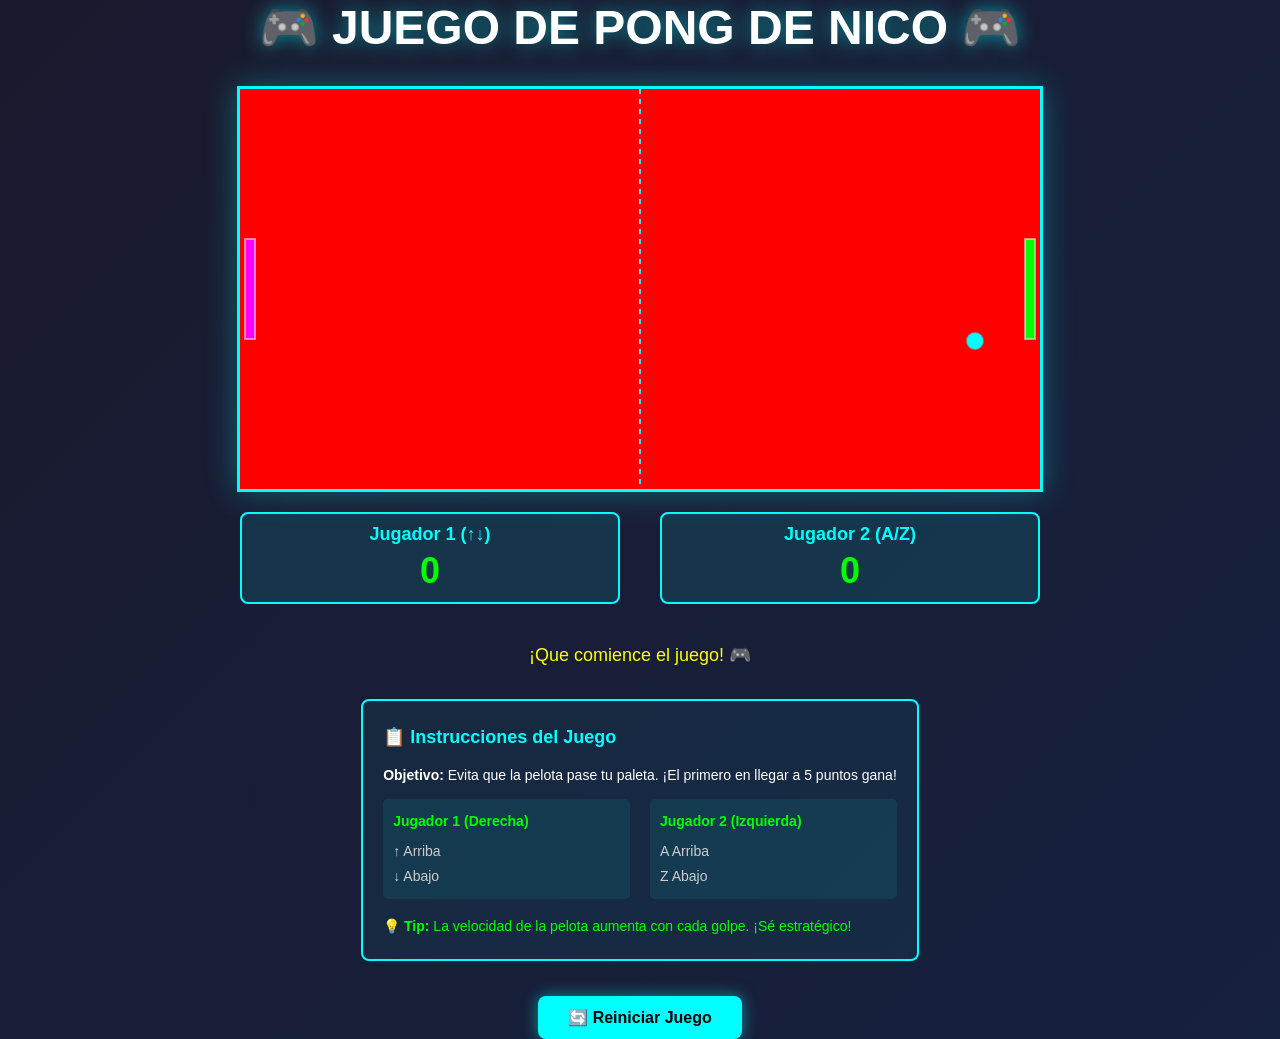
<file: index.html>
<!DOCTYPE html>
<html lang="es">
<head>
    <meta charset="UTF-8">
    <meta name="viewport" content="width=device-width, initial-scale=1.0">
    <title>Juego de Pong</title>
    <!-- Vincular archivo CSS externo -->
    <link rel="stylesheet" href="styles.css">
</head>
<body>
    <div class="container">
        <h1>🎮 JUEGO DE PONG DE NICO 🎮</h1>
        
        <!-- Canvas para el juego -->
        <canvas id="pongCanvas" width="800" height="400"></canvas>
        
        <!-- Puntuación -->
        <div class="score-board">
            <div class="player-score">
                <h2>Jugador 1 (↑↓)</h2>
                <div class="score-number" id="score1">0</div>
            </div>
            <div class="player-score">
                <h2>Jugador 2 (A/Z)</h2>
                <div class="score-number" id="score2">0</div>
            </div>
        </div>

        <!-- Estado del juego -->
        <div class="game-status" id="gameStatus"></div>

        <!-- Instrucciones -->
        <div class="instructions">
            <h3>📋 Instrucciones del Juego</h3>
            <p><strong>Objetivo:</strong> Evita que la pelota pase tu paleta. ¡El primero en llegar a 5 puntos gana!</p>
            
            <div class="player-controls">
                <div class="controls-left">
                    <h4>Jugador 1 (Derecha)</h4>
                    <p>↑ Arriba<br>↓ Abajo</p>
                </div>
                <div class="controls-right">
                    <h4>Jugador 2 (Izquierda)</h4>
                    <p>A Arriba<br>Z Abajo</p>
                </div>
            </div>

            <p style="margin-top: 15px; color: #00ff00;">
                <strong>💡 Tip:</strong> La velocidad de la pelota aumenta con cada golpe. ¡Sé estratégico!
            </p>
        </div>

        <!-- Botón de reinicio -->
        <div class="button-container">
            <button onclick="resetGame()">🔄 Reiniciar Juego</button>
        </div>
    </div>

    <!-- Vincular archivo JavaScript externo -->
    <script src="game.js"></script>
</body>
</html>
</file>
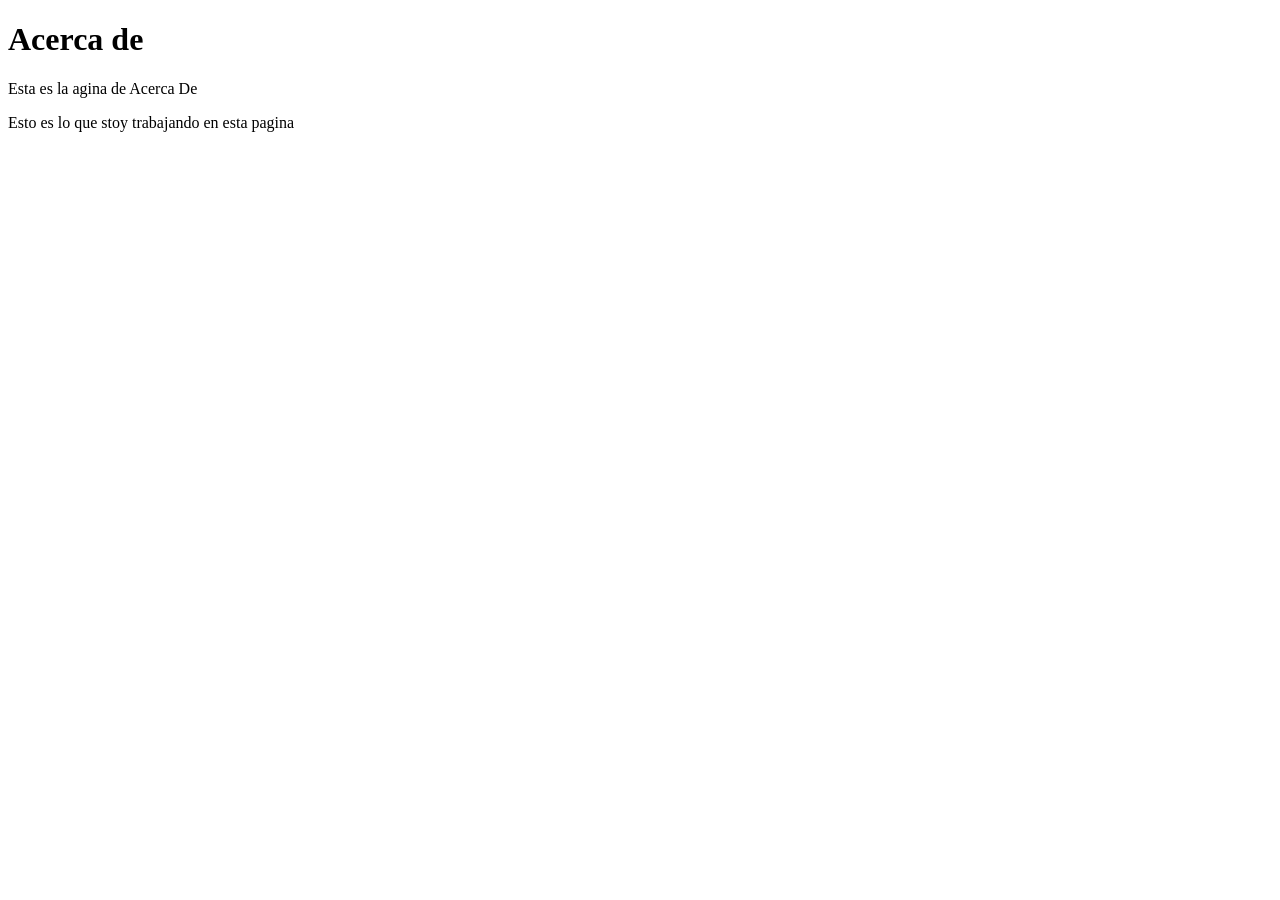
<file: AcercaDe.html>
<!DOCTYPE html>
<html lang="es">
<head>
    <meta charset="UTF-8">
    <meta name="viewport" content="width=device-width, initial-scale=1.0">
    <title>Document</title>
</head>
<body>
    <h1>Acerca de </h1>
    <p>Esta es la agina de Acerca De</p>
    <p>Esto es lo que stoy trabajando en esta pagina</p>
</body>
</html>
</file>
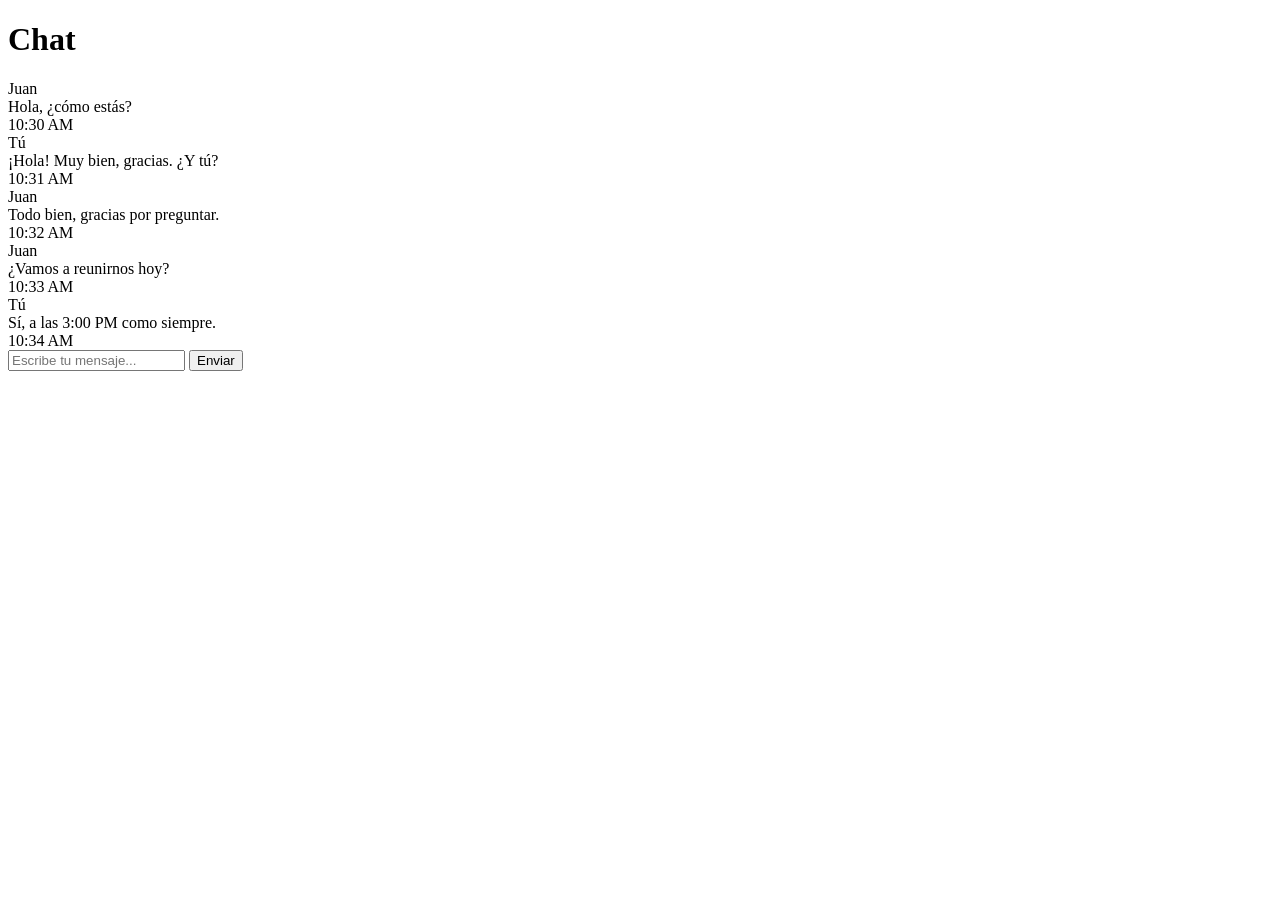
<file: Chat.html>
<!DOCTYPE html>
<html lang="es">
<head>
    <meta charset="UTF-8">
    <meta name="viewport" content="width=device-width, initial-scale=1.0">
    <title>Chat</title>
</head>
<body>
    <h1>Chat</h1>
    
    <div id="chat-container">
        <div id="chat-messages">
            <div class="message received">
                <div class="message-sender">Juan</div>
                <div class="message-content">Hola, ¿cómo estás?</div>
                <div class="message-time">10:30 AM</div>
            </div>
            
            <div class="message sent">
                <div class="message-sender">Tú</div>
                <div class="message-content">¡Hola! Muy bien, gracias. ¿Y tú?</div>
                <div class="message-time">10:31 AM</div>
            </div>
            
            <div class="message received">
                <div class="message-sender">Juan</div>
                <div class="message-content">Todo bien, gracias por preguntar.</div>
                <div class="message-time">10:32 AM</div>
            </div>
            
            <div class="message received">
                <div class="message-sender">Juan</div>
                <div class="message-content">¿Vamos a reunirnos hoy?</div>
                <div class="message-time">10:33 AM</div>
            </div>
            
            <div class="message sent">
                <div class="message-sender">Tú</div>
                <div class="message-content">Sí, a las 3:00 PM como siempre.</div>
                <div class="message-time">10:34 AM</div>
            </div>
        </div>
        
        <div id="chat-input-area">
            <form id="message-form">
                <input type="text" id="message-input" name="message" placeholder="Escribe tu mensaje..." required>
                <button type="submit">Enviar</button>
            </form>
        </div>
    </div>
</body>
</html>
</file>
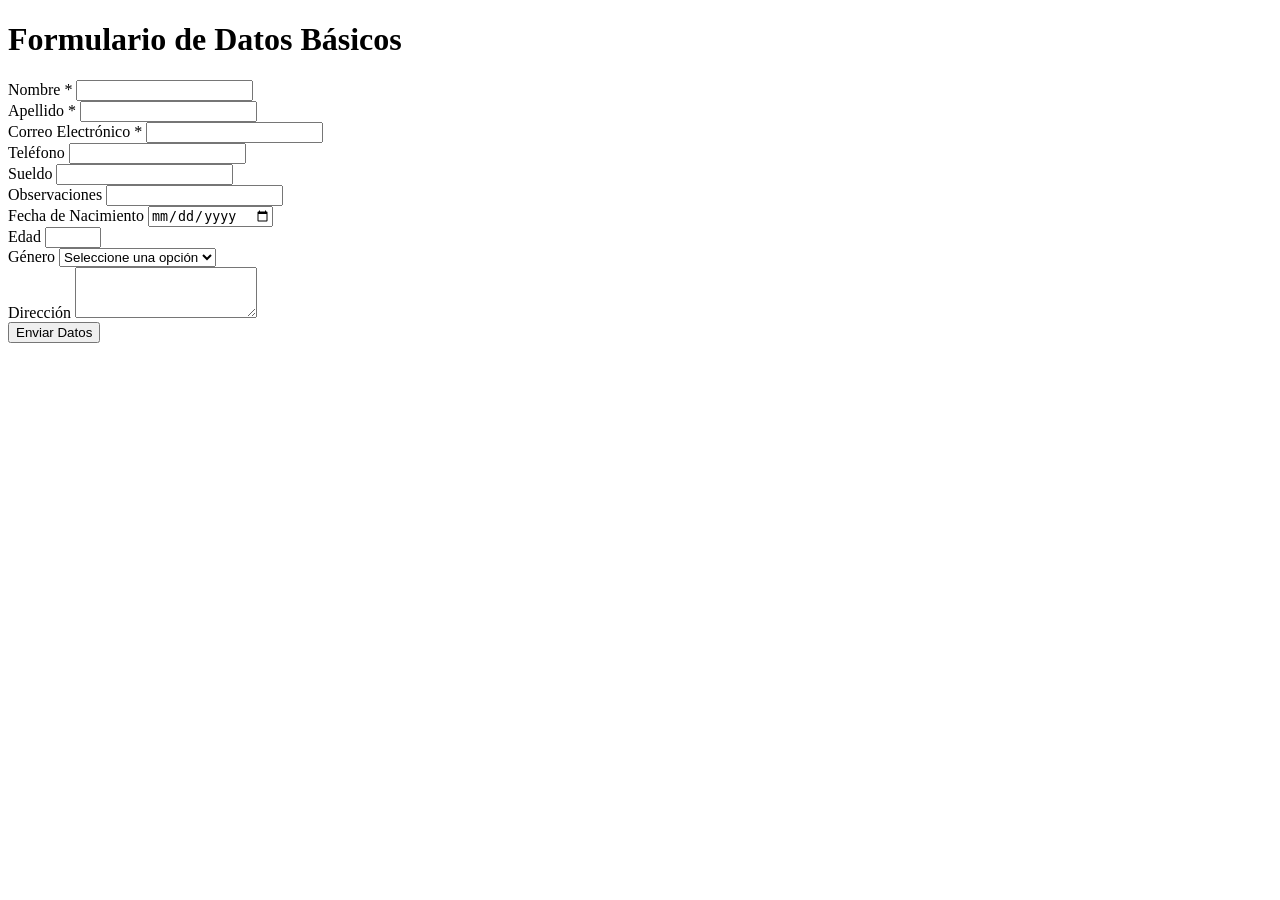
<file: contacto.html>
<!DOCTYPE html>
<html lang="es">
<head>
    <meta charset="UTF-8">
    <meta name="viewport" content="width=device-width, initial-scale=1.0">
    <title>Formulario de Datos Básicos</title>
</head>
<body>
    <h1>Formulario de Datos Básicos</h1>
    
    <form action="/submit" method="POST">
        <div>
            <label for="nombre">Nombre *</label>
            <input type="text" id="nombre" name="nombre" required>
        </div>
        
        <div>
            <label for="apellido">Apellido *</label>
            <input type="text" id="apellido" name="apellido" required>
        </div>
        
        <div>
            <label for="email">Correo Electrónico *</label>
            <input type="email" id="email" name="email" required>
        </div>
        
        <div>
            <label for="telefono">Teléfono</label>
            <input type="tel" id="telefono" name="telefono">
        </div>

        <div>
            <label for="Sueldo">Sueldo</label>
            <input type="number" id="Sueldo" name="Sueldo">
        </div>

        <div>
            <label for="Observaciones">Observaciones</label>
            <input type="text" id="Observaciones" name="Observaciones">
        </div>

        <div>
            <label for="Fecha de Nacimiento">Fecha de Nacimiento</label>
            <input type="date" id="Fecha de Nacimiento" name="Fecha de Nacimiento">
        </div>

        <div>
            <label for="edad">Edad</label>
            <input type="number" id="edad" name="edad" min="1" max="120">
        </div>
        
        <div>
            <label for="genero">Género</label>
            <select id="genero" name="genero">
                <option value="">Seleccione una opción</option>
                <option value="masculino">Masculino</option>
                <option value="femenino">Femenino</option>
                <option value="otro">Otro</option>
                <option value="prefiero-no-decir">Prefiero no decir</option>
            </select>
        </div>
        
        <div>
            <label for="direccion">Dirección</label>
            <textarea id="direccion" name="direccion" rows="3"></textarea>
        </div>
        
        <div>
            <button type="submit">Enviar Datos</button>
        </div>
    </form>
</body>
</html>
</file>
<file: styles.css>
/* ============================================
   ESTILOS DEL JUEGO DE PONG
   ============================================
   Este archivo contiene todos los estilos CSS
   del juego. Está separado del HTML para mejor
   mantenimiento y reutilización.
   ============================================ */

/* Estilos generales de la página */
* {
    margin: 0;
    padding: 0;
    box-sizing: border-box;
}

body {
    display: flex;
    flex-direction: column;
    justify-content: center;
    align-items: center;
    min-height: 100vh;
    background: linear-gradient(135deg, #1a1a2e 0%, #16213e 100%);
    font-family: 'Arial', sans-serif;
    color: #fff;
}

/* Contenedor principal del juego */
.container {
    display: flex;
    flex-direction: column;
    align-items: center;
    gap: 20px;
}

/* Título del juego */
h1 {
    font-size: 48px;
    text-shadow: 0 0 20px rgba(0, 255, 255, 0.5);
    margin-bottom: 10px;
}

/* Canva del juego */
canvas {
    border: 3px solid #00ffff;
    background-color: #000;
    box-shadow: 0 0 30px rgba(0, 255, 255, 0.3);
    display: block;
    cursor: none;
}

/* Sección de puntuación */
.score-board {
    display: flex;
    justify-content: space-around;
    width: 100%;
    max-width: 800px;
    font-size: 24px;
    margin-bottom: 10px;
    gap: 40px;
}

.player-score {
    text-align: center;
    padding: 10px 20px;
    background-color: rgba(0, 255, 255, 0.1);
    border: 2px solid #00ffff;
    border-radius: 8px;
    flex: 1;
}

.player-score h2 {
    font-size: 18px;
    margin-bottom: 5px;
    color: #00ffff;
}

.score-number {
    font-size: 36px;
    font-weight: bold;
    color: #00ff00;
}

/* Instrucciones */
.instructions {
    max-width: 800px;
    background-color: rgba(0, 255, 255, 0.05);
    border: 2px solid #00ffff;
    border-radius: 8px;
    padding: 20px;
    margin-top: 10px;
    font-size: 14px;
    line-height: 1.8;
}

.instructions h3 {
    color: #00ffff;
    margin-bottom: 10px;
    font-size: 18px;
}

.player-controls {
    display: grid;
    grid-template-columns: 1fr 1fr;
    gap: 20px;
    margin-top: 10px;
}

.controls-left,
.controls-right {
    padding: 10px;
    background-color: rgba(0, 200, 200, 0.1);
    border-radius: 5px;
}

.controls-left h4,
.controls-right h4 {
    color: #00ff00;
    margin-bottom: 5px;
}

.controls-left p,
.controls-right p {
    color: #ccc;
}

/* Botón de reinicio */
.button-container {
    margin-top: 15px;
}

button {
    padding: 12px 30px;
    font-size: 16px;
    background-color: #00ffff;
    color: #000;
    border: none;
    border-radius: 8px;
    cursor: pointer;
    font-weight: bold;
    transition: all 0.3s ease;
    box-shadow: 0 0 15px rgba(0, 255, 255, 0.5);
}

button:hover {
    background-color: #00ff00;
    box-shadow: 0 0 25px rgba(0, 255, 0, 0.8);
    transform: scale(1.05);
}

button:active {
    transform: scale(0.95);
}

/* Estado del juego */
.game-status {
    font-size: 18px;
    color: #ffff00;
    margin-top: 10px;
    min-height: 25px;
}
</file>
